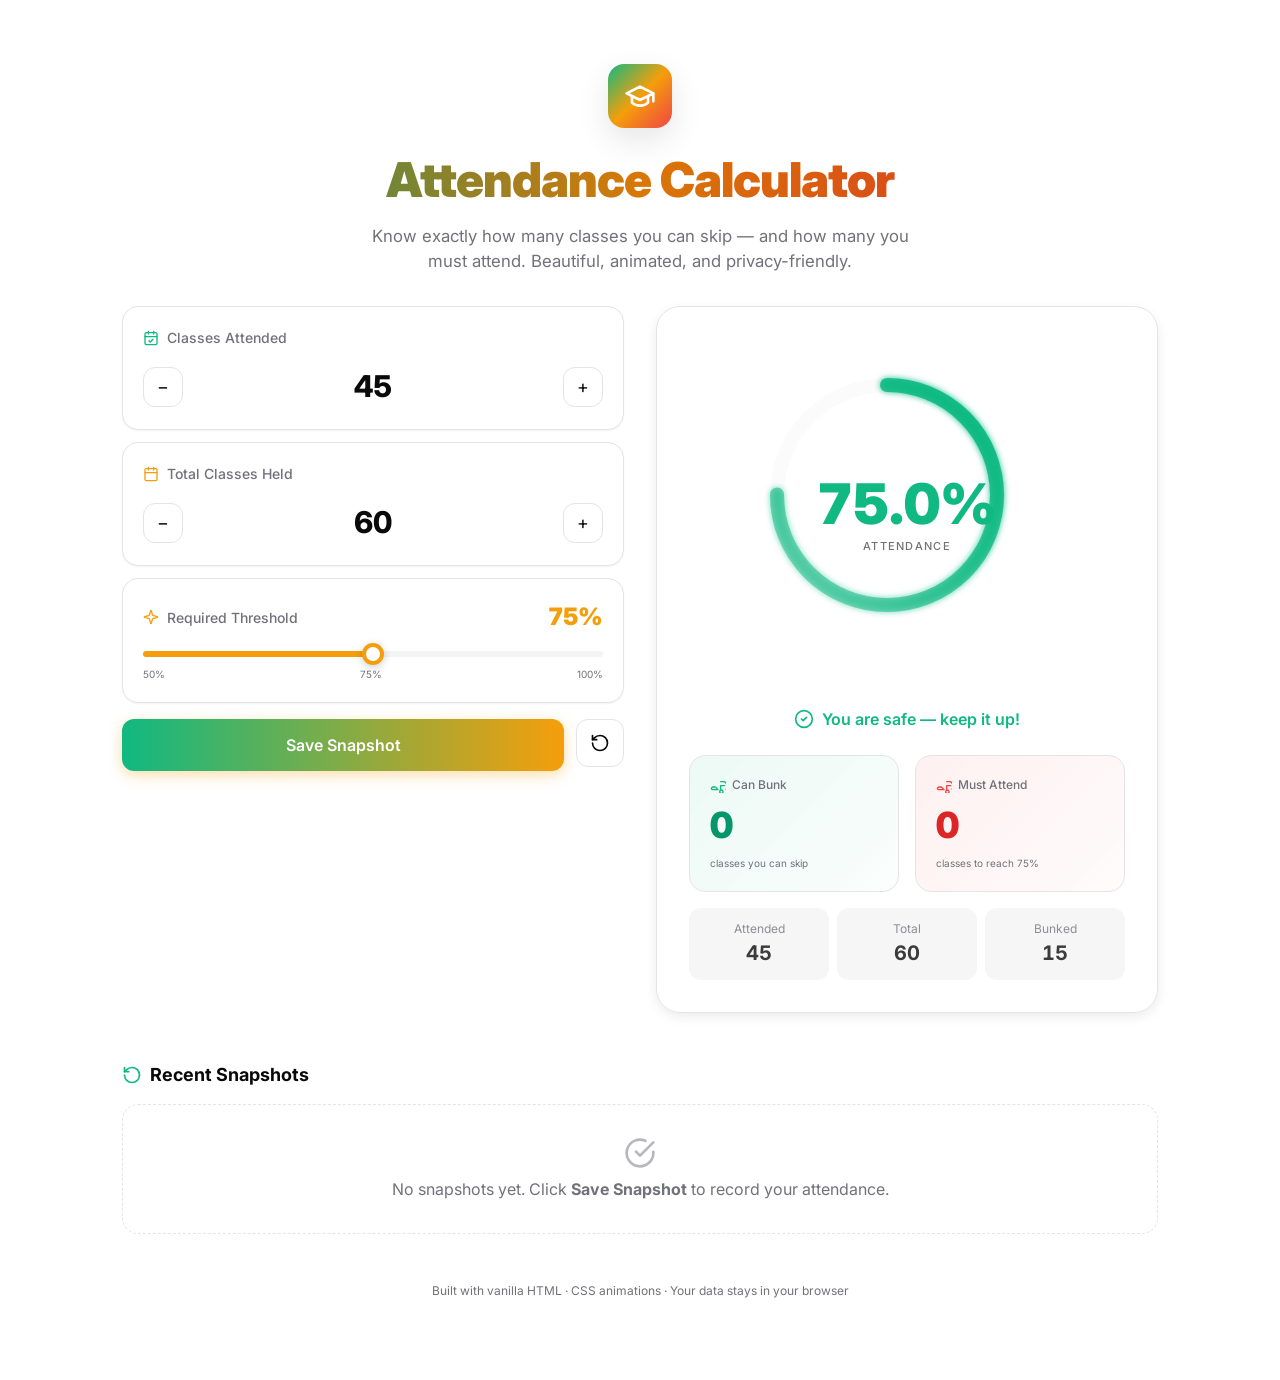
<file: index.html>
<!DOCTYPE html>
<html lang="en">
<head>
  <meta charset="UTF-8" />
  <meta name="viewport" content="width=device-width, initial-scale=1.0" />
  <title>Attendance Calculator · Animated</title>
  <meta
    name="description"
    content="A beautiful, animation-rich attendance calculator. Know exactly how many classes you can bunk and how many you must attend to reach your threshold."
  />

  <!-- Favicon (inline SVG, no extra HTTP request) -->
  <link
    rel="icon"
    href="data:image/svg+xml,%3Csvg xmlns='http://www.w3.org/2000/svg' viewBox='0 0 24 24' fill='none' stroke='%2310b981' stroke-width='2' stroke-linecap='round' stroke-linejoin='round'%3E%3Cpath d='M22 10v6M2 10l10-5 10 5-10 5z'/%3E%3Cpath d='M6 12v5c3 3 9 3 12 0v-5'/%3E%3C/svg%3E"
  />

  <!-- Fonts -->
  <link rel="preconnect" href="https://fonts.googleapis.com" />
  <link rel="preconnect" href="https://fonts.gstatic.com" crossorigin />
  <link
    href="https://fonts.googleapis.com/css2?family=Inter:wght@400;500;600;700;800;900&display=swap"
    rel="stylesheet"
  />

  <!--
    CSS cascade — order matters:
    reset → tokens → base → components → animations → responsive
  -->
  <link rel="stylesheet" href="css/reset.css" />
  <link rel="stylesheet" href="css/variables.css" />
  <link rel="stylesheet" href="css/base.css" />
  <link rel="stylesheet" href="css/components.css" />
  <link rel="stylesheet" href="css/animations.css" />
  <link rel="stylesheet" href="css/responsive.css" />
</head>

<body>
  <!-- Animated background layer -->
  <div class="bg-layer" aria-hidden="true">
    <div class="bg-grad"></div>
    <div class="blob blob-1"></div>
    <div class="blob blob-2"></div>
    <div class="blob blob-3"></div>
  </div>

  <main class="wrap">
    <!-- Header -->
    <header class="header fade-up">
      <div class="logo-badge" aria-hidden="true">
        <svg
          width="32"
          height="32"
          viewBox="0 0 24 24"
          fill="none"
          stroke="currentColor"
          stroke-width="2"
          stroke-linecap="round"
          stroke-linejoin="round"
        >
          <path d="M22 10v6M2 10l10-5 10 5-10 5z" />
          <path d="M6 12v5c3 3 9 3 12 0v-5" />
        </svg>
      </div>
      <h1 class="title">Attendance Calculator</h1>
      <p class="subtitle">
        Know exactly how many classes you can skip — and how many you must attend.
        Beautiful, animated, and privacy-friendly.
      </p>
    </header>

    <div class="grid">
      <!-- LEFT: Inputs -->
      <section class="fade-up" style="animation-delay: 0.15s">
        <!-- Attended -->
        <div class="stepper">
          <div class="stepper-label">
            <svg width="16" height="16" viewBox="0 0 24 24" fill="none" stroke="#10b981" stroke-width="2" stroke-linecap="round" stroke-linejoin="round">
              <rect width="18" height="18" x="3" y="4" rx="2" />
              <path d="M16 2v4M8 2v4M3 10h18M9 16l2 2 4-4" />
            </svg>
            Classes Attended
          </div>
          <div class="stepper-row">
            <button class="stepper-btn" data-dec="attended" aria-label="decrement attended" type="button">−</button>
            <input id="attended" class="stepper-input tabular" type="number" value="45" min="0" max="10000" inputmode="numeric" />
            <button class="stepper-btn" data-inc="attended" aria-label="increment attended" type="button">+</button>
          </div>
        </div>

        <!-- Total -->
        <div class="stepper">
          <div class="stepper-label">
            <svg width="16" height="16" viewBox="0 0 24 24" fill="none" stroke="#f59e0b" stroke-width="2" stroke-linecap="round" stroke-linejoin="round">
              <rect width="18" height="18" x="3" y="4" rx="2" />
              <path d="M16 2v4M8 2v4M3 10h18" />
            </svg>
            Total Classes Held
          </div>
          <div class="stepper-row">
            <button class="stepper-btn" data-dec="total" aria-label="decrement total" type="button">−</button>
            <input id="total" class="stepper-input tabular" type="number" value="60" min="0" max="10000" inputmode="numeric" />
            <button class="stepper-btn" data-inc="total" aria-label="increment total" type="button">+</button>
          </div>
        </div>

        <!-- Threshold -->
        <div class="threshold">
          <div class="threshold-head">
            <span class="lbl">
              <svg width="16" height="16" viewBox="0 0 24 24" fill="none" stroke="#f59e0b" stroke-width="2" stroke-linecap="round" stroke-linejoin="round">
                <path d="M9.937 15.5A2 2 0 0 0 8.5 14.063l-6.135-1.582a.5.5 0 0 1 0-.962L8.5 9.936A2 2 0 0 0 9.937 8.5l1.582-6.135a.5.5 0 0 1 .962 0L14.063 8.5A2 2 0 0 0 15.5 9.937l6.135 1.582a.5.5 0 0 1 0 .962L15.5 14.063a2 2 0 0 0-1.437 1.437l-1.582 6.135a.5.5 0 0 1-.962 0z" />
              </svg>
              Required Threshold
            </span>
            <span id="threshold-val" class="threshold-val">75%</span>
          </div>
          <input id="threshold" type="range" min="50" max="100" value="75" style="--p: 50%" />
          <div class="range-ticks"><span>50%</span><span>75%</span><span>100%</span></div>
        </div>

        <!-- Actions -->
        <div class="actions">
          <button id="save-btn" class="btn-primary" type="button">Save Snapshot</button>
          <button id="reset-btn" class="btn-ghost" type="button" aria-label="reset">
            <svg width="20" height="20" viewBox="0 0 24 24" fill="none" stroke="currentColor" stroke-width="2" stroke-linecap="round" stroke-linejoin="round">
              <path d="M3 12a9 9 0 1 0 9-9 9.75 9.75 0 0 0-6.74 2.74L3 8" />
              <path d="M3 3v5h5" />
            </svg>
          </button>
        </div>
      </section>

      <!-- RIGHT: Results -->
      <section class="panel fade-up" style="animation-delay: 0.25s">
        <div class="ring-wrap">
          <div class="ring">
            <svg width="280" height="280" viewBox="0 0 280 280">
              <defs>
                <linearGradient id="ringGrad" x1="0%" y1="0%" x2="100%" y2="100%">
                  <stop offset="0%" stop-color="#10b981" stop-opacity="0.4" />
                  <stop offset="100%" stop-color="#10b981" />
                </linearGradient>
                <filter id="ringGlow">
                  <feGaussianBlur stdDeviation="3" result="b" />
                  <feMerge>
                    <feMergeNode in="b" />
                    <feMergeNode in="SourceGraphic" />
                  </feMerge>
                </filter>
              </defs>
              <circle class="ring-circle-bg" cx="140" cy="140" r="110" fill="none" stroke-width="14" />
              <circle id="ring-fg" class="ring-circle-fg" cx="140" cy="140" r="110" fill="none" stroke="url(#ringGrad)" stroke-width="14" stroke-linecap="round" filter="url(#ringGlow)" />
            </svg>
            <div class="ring-center">
              <div>
                <div id="ring-pct" class="ring-pct tabular">0.0%</div>
                <div class="ring-label">attendance</div>
              </div>
            </div>
          </div>
        </div>

        <div id="status-pill" class="status-pill">
          <span class="icon"></span>
          <span id="status-text">Calculating…</span>
        </div>

        <div class="stats">
          <div class="stat-card emerald">
            <div class="stat-head">
              <svg class="icon" viewBox="0 0 24 24" fill="none" stroke="#10b981" stroke-width="2" stroke-linecap="round" stroke-linejoin="round">
                <path d="M16 7h6l6 6v3a2 2 0 0 1-2 2h-2" />
                <path d="M22 13h-6v6M19.5 22a2.5 2.5 0 1 1-5 0 2.5 2.5 0 0 1 5 0zM2 17l2-2h4l4 4H4a2 2 0 0 1-2-2z" />
              </svg>
              Can Bunk
            </div>
            <div id="can-bunk" class="stat-val tabular">0</div>
            <div class="stat-sub">classes you can skip</div>
          </div>
          <div class="stat-card rose">
            <div class="stat-head">
              <svg class="icon" viewBox="0 0 24 24" fill="none" stroke="#ef4444" stroke-width="2" stroke-linecap="round" stroke-linejoin="round">
                <path d="M16 7h6l6 6v3a2 2 0 0 1-2 2h-2" />
                <path d="M22 13h-6v6M19.5 22a2.5 2.5 0 1 1-5 0 2.5 2.5 0 0 1 5 0zM2 17l2-2h4l4 4H4a2 2 0 0 1-2-2z" />
              </svg>
              Must Attend
            </div>
            <div id="must-attend" class="stat-val tabular">0</div>
            <div class="stat-sub" id="must-sub">classes to reach 75%</div>
          </div>
        </div>

        <div class="breakdown">
          <div class="break-cell"><div class="lbl">Attended</div><div id="bk-attended" class="val tabular">0</div></div>
          <div class="break-cell"><div class="lbl">Total</div><div id="bk-total" class="val tabular">0</div></div>
          <div class="break-cell"><div class="lbl">Bunked</div><div id="bk-bunked" class="val tabular">0</div></div>
        </div>
      </section>
    </div>

    <!-- History -->
    <section class="history fade-up" style="animation-delay: 0.4s">
      <div class="history-head">
        <div class="history-title">
          <svg class="icon" viewBox="0 0 24 24" fill="none" stroke="currentColor" stroke-width="2" stroke-linecap="round" stroke-linejoin="round">
            <path d="M3 12a9 9 0 1 0 9-9 9.75 9.75 0 0 0-6.74 2.74L3 8" />
            <path d="M3 3v5h5" />
          </svg>
          Recent Snapshots
          <span id="hist-badge" class="badge" style="display: none">0</span>
        </div>
        <button id="clear-btn" class="clear-btn" style="display: none" type="button">
          <svg class="icon" viewBox="0 0 24 24" fill="none" stroke="currentColor" stroke-width="2" stroke-linecap="round" stroke-linejoin="round">
            <path d="M3 6h18M19 6v14a2 2 0 0 1-2 2H7a2 2 0 0 1-2-2V6M8 6V4a2 2 0 0 1 2-2h4a2 2 0 0 1 2 2v2" />
          </svg>
          Clear
        </button>
      </div>
      <div id="history-grid" class="history-grid"></div>
    </section>

    <footer class="footer">
      Built with vanilla HTML · CSS animations · Your data stays in your browser
    </footer>
  </main>

  <!-- Confetti container (hidden until safe status) -->
  <div id="confetti" class="confetti" aria-hidden="true"></div>

  <!-- Toast (announced to screen readers) -->
  <div id="toast" class="toast" role="status" aria-live="polite"></div>

  <!--
    JS load order — dependencies before dependents:
    utils → storage → calculator → animations → ui → main
  -->
  <script src="js/utils.js"></script>
  <script src="js/storage.js"></script>
  <script src="js/calculator.js"></script>
  <script src="js/animations.js"></script>
  <script src="js/ui.js"></script>
  <script src="js/main.js"></script>
</body>
</html>
</file>
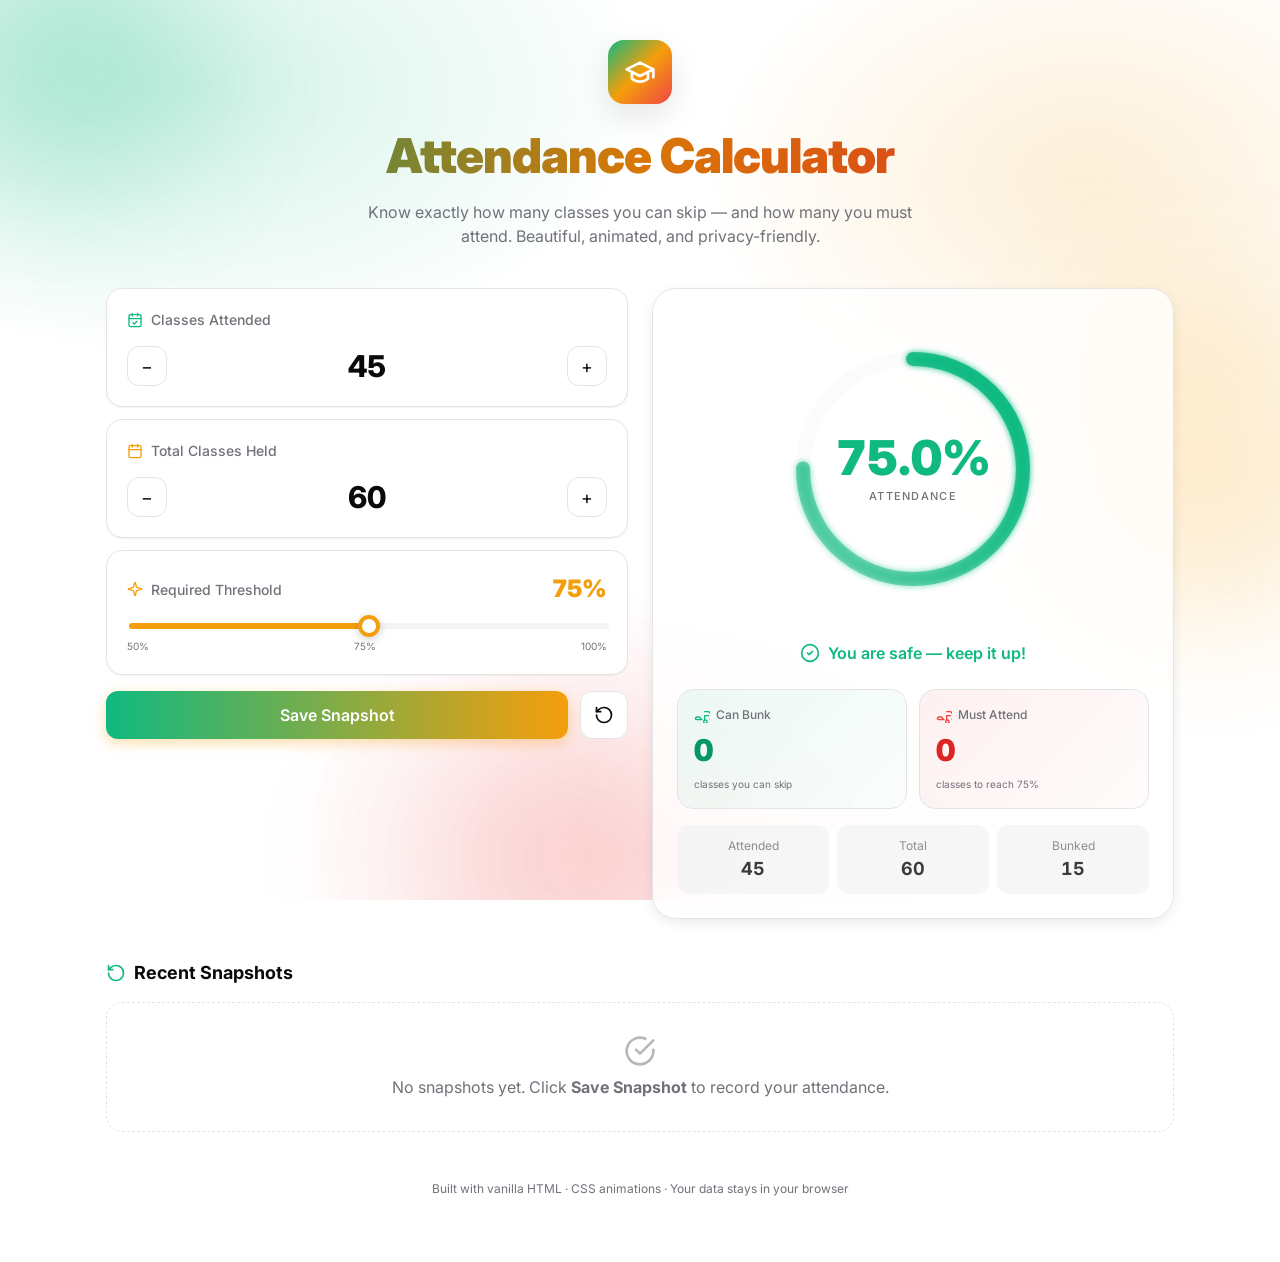
<file: attendance-calculator.html>
<!DOCTYPE html>
<html lang="en" class="scroll-smooth">
<head>
<meta charset="UTF-8" />
<meta name="viewport" content="width=device-width, initial-scale=1.0" />
<title>Attendance Calculator · Animated</title>
<meta name="description" content="A beautiful, animation-rich attendance calculator. Know exactly how many classes you can bunk and how many you must attend." />
<link rel="preconnect" href="https://fonts.googleapis.com">
<link rel="preconnect" href="https://fonts.gstatic.com" crossorigin>
<link href="https://fonts.googleapis.com/css2?family=Inter:wght@400;500;600;700;800;900&display=swap" rel="stylesheet">
<style>
  /* ---------- design tokens ---------- */
  :root {
    --bg: #ffffff;
    --fg: #0a0a0a;
    --card: #ffffff;
    --muted: #f4f4f5;
    --muted-fg: #71717a;
    --border: #e4e4e7;
    --emerald: #10b981;
    --amber: #f59e0b;
    --rose: #ef4444;
    --radius: 16px;
    --shadow-sm: 0 1px 2px rgba(0,0,0,.05);
    --shadow-md: 0 4px 12px rgba(0,0,0,.08);
    --shadow-lg: 0 12px 32px rgba(0,0,0,.10);
    --font-sans: 'Inter', system-ui, -apple-system, 'Segoe UI', Roboto, sans-serif;
  }

  @media (prefers-color-scheme: dark) {
    :root {
      --bg: #0a0a0a;
      --fg: #fafafa;
      --card: #18181b;
      --muted: #27272a;
      --muted-fg: #a1a1aa;
      --border: #27272a;
    }
  }

  * { box-sizing: border-box; }
  html, body { margin: 0; padding: 0; }
  body {
    font-family: var(--font-sans);
    background: var(--bg);
    color: var(--fg);
    min-height: 100vh;
    line-height: 1.5;
    -webkit-font-smoothing: antialiased;
    overflow-x: hidden;
  }

  button { font-family: inherit; cursor: pointer; }
  input { font-family: inherit; }
  .tabular { font-variant-numeric: tabular-nums; }

  /* ---------- layout ---------- */
  .wrap { max-width: 1100px; margin: 0 auto; padding: 2.5rem 1rem 4rem; }

  /* ---------- animated background ---------- */
  .bg-layer { position: fixed; inset: 0; z-index: -10; pointer-events: none; overflow: hidden; }
  .bg-grad {
    position: absolute; inset: 0;
    background:
      radial-gradient(60% 50% at 15% 10%, rgba(16,185,129,.18), transparent 60%),
      radial-gradient(50% 50% at 85% 20%, rgba(245,158,11,.16), transparent 60%),
      radial-gradient(50% 50% at 50% 95%, rgba(239,68,68,.12), transparent 60%);
    animation: bgmove 20s linear infinite alternate;
  }
  @keyframes bgmove {
    0%   { background-position: 0% 0%, 0% 0%, 0% 0%; }
    100% { background-position: 100% 100%, -50% 30%, 30% -50%; }
  }
  .blob {
    position: absolute; border-radius: 999px; filter: blur(70px); opacity: .8;
  }
  .blob-1 { width: 280px; height: 280px; top: -80px; left: -80px; background: rgba(16,185,129,.30); animation: float1 14s ease-in-out infinite; }
  .blob-2 { width: 320px; height: 320px; top: 33%; right: -80px; background: rgba(245,158,11,.25); animation: float2 17s ease-in-out infinite; }
  .blob-3 { width: 280px; height: 280px; bottom: -100px; left: 33%; background: rgba(239,68,68,.20); animation: float3 12s ease-in-out infinite; }
  @keyframes float1 { 0%,100%{transform:translate(0,0) scale(1)} 50%{transform:translate(30px,20px) scale(1.1)} }
  @keyframes float2 { 0%,100%{transform:translate(0,0) scale(1)} 50%{transform:translate(-40px,30px) scale(1.15)} }
  @keyframes float3 { 0%,100%{transform:translate(0,0) scale(1)} 50%{transform:translate(20px,-25px) scale(1.1)} }

  /* ---------- header ---------- */
  .header { text-align: center; margin-bottom: 2.5rem; }
  .logo-badge {
    width: 64px; height: 64px; margin: 0 auto 1rem; border-radius: 16px;
    display: grid; place-items: center; color: #fff;
    background: linear-gradient(135deg, #10b981, #f59e0b, #ef4444);
    box-shadow: var(--shadow-lg);
    animation: popIn .6s cubic-bezier(.16,1,.3,1) both, spinSlow 6s ease-in-out infinite;
  }
  @keyframes popIn { from { transform: scale(0) rotate(-180deg); opacity: 0; } to { transform: scale(1) rotate(0); opacity: 1; } }
  @keyframes spinSlow { 0%,100%{transform:rotate(0)} 50%{transform:rotate(8deg)} }
  .title {
    font-size: clamp(2rem, 5vw, 3rem); font-weight: 900; letter-spacing: -.02em;
    background: linear-gradient(90deg, #059669, #d97706, #dc2626);
    -webkit-background-clip: text; background-clip: text; color: transparent;
    margin: 0;
  }
  .subtitle { color: var(--muted-fg); margin: .5rem auto 0; max-width: 36rem; font-size: 1rem; }
  .fade-up { opacity: 0; transform: translateY(20px); animation: fadeUp .6s cubic-bezier(.16,1,.3,1) forwards; }
  @keyframes fadeUp { to { opacity: 1; transform: translateY(0); } }

  /* ---------- grid ---------- */
  .grid { display: grid; gap: 1.5rem; }
  @media (min-width: 900px) { .grid { grid-template-columns: 1fr 1fr; } }

  .panel {
    background: color-mix(in srgb, var(--card) 80%, transparent);
    backdrop-filter: blur(10px);
    border: 1px solid var(--border);
    border-radius: 24px;
    padding: 1.5rem;
    box-shadow: var(--shadow-md);
  }

  /* ---------- stepper ---------- */
  .stepper {
    border: 1px solid var(--border); background: var(--card);
    border-radius: 16px; padding: 1.25rem;
    box-shadow: var(--shadow-sm);
    transition: transform .25s cubic-bezier(.16,1,.3,1), box-shadow .25s;
  }
  .stepper:hover { transform: translateY(-3px); box-shadow: var(--shadow-md); }
  .stepper-label { display: flex; align-items: center; gap: .5rem; font-size: .875rem; font-weight: 500; color: var(--muted-fg); }
  .stepper-row { display: flex; align-items: center; gap: .75rem; margin-top: 1rem; }
  .stepper-btn {
    width: 40px; height: 40px; border-radius: 12px;
    border: 1px solid var(--border); background: var(--bg); color: var(--fg);
    display: grid; place-items: center; font-size: 18px;
    transition: transform .15s, background .15s;
  }
  .stepper-btn:hover { transform: scale(1.1); background: var(--muted); }
  .stepper-btn:active { transform: scale(.85); }
  .stepper-input {
    flex: 1; min-width: 0; background: transparent; border: none; outline: none;
    text-align: center; font-size: 1.875rem; font-weight: 800;
    color: var(--fg); font-variant-numeric: tabular-nums;
  }
  .stepper-input::-webkit-outer-spin-button, .stepper-input::-webkit-inner-spin-button { -webkit-appearance: none; margin: 0; }

  /* ---------- threshold ---------- */
  .threshold { border: 1px solid var(--border); background: var(--card); border-radius: 16px; padding: 1.25rem; box-shadow: var(--shadow-sm); transition: transform .25s; }
  .threshold:hover { transform: translateY(-3px); }
  .threshold-head { display: flex; justify-content: space-between; align-items: center; font-size: .875rem; font-weight: 500; }
  .threshold-head .lbl { display: flex; align-items: center; gap: .5rem; color: var(--muted-fg); }
  .threshold-val {
    font-size: 1.5rem; font-weight: 900; color: var(--amber);
    transition: transform .25s; font-variant-numeric: tabular-nums;
  }
  .threshold-val.bump { animation: bump .3s ease; }
  @keyframes bump { 0%{transform:scale(1.4)} 100%{transform:scale(1)} }
  .threshold input[type=range] {
    width: 100%; margin-top: 1rem; -webkit-appearance: none; appearance: none; height: 6px;
    background: linear-gradient(90deg, var(--amber) 0%, var(--amber) var(--p, 50%), var(--muted) var(--p, 50%));
    border-radius: 999px; outline: none;
  }
  .threshold input[type=range]::-webkit-slider-thumb {
    -webkit-appearance: none; appearance: none; width: 22px; height: 22px;
    border-radius: 50%; background: #fff; border: 4px solid var(--amber); cursor: pointer;
    box-shadow: 0 2px 8px rgba(0,0,0,.2);
  }
  .threshold input[type=range]::-moz-range-thumb {
    width: 22px; height: 22px; border-radius: 50%; background: #fff; border: 4px solid var(--amber); cursor: pointer;
  }
  .range-ticks { display: flex; justify-content: space-between; font-size: 10px; color: var(--muted-fg); margin-top: 4px; }

  /* ---------- actions ---------- */
  .actions { display: flex; gap: .75rem; margin-top: 1rem; }
  .btn-primary {
    flex: 1; border: none; border-radius: 12px; padding: .85rem 1rem;
    font-weight: 600; color: #fff; font-size: 1rem;
    background: linear-gradient(90deg, #10b981, #f59e0b);
    box-shadow: 0 4px 14px rgba(245,158,11,.35);
    transition: transform .2s;
  }
  .btn-primary:hover { transform: scale(1.02); }
  .btn-primary:active { transform: scale(.97); }
  .btn-ghost {
    width: 48px; height: 48px; border-radius: 12px;
    border: 1px solid var(--border); background: var(--bg); color: var(--fg);
    display: grid; place-items: center; transition: transform .25s;
  }
  .btn-ghost:hover { transform: rotate(-90deg) scale(1.05); }
  .btn-ghost:active { transform: scale(.9); }

  /* ---------- progress ring ---------- */
  .ring-wrap { display: grid; place-items: center; padding: 1rem 0; }
  .ring { width: 280px; height: 280px; position: relative; }
  .ring svg { transform: rotate(-90deg); }
  .ring-center {
    position: absolute; inset: 0; display: grid; place-items: center; text-align: center;
  }
  .ring-pct {
    font-size: 3rem; font-weight: 900; line-height: 1;
    font-variant-numeric: tabular-nums;
    animation: popCenter .4s cubic-bezier(.16,1,.3,1);
  }
  @keyframes popCenter { from{transform:scale(.5);opacity:0} to{transform:scale(1);opacity:1} }
  .ring-label { font-size: 11px; font-weight: 500; text-transform: uppercase; letter-spacing: .12em; color: var(--muted-fg); margin-top: .35rem; }
  .ring-circle-bg { stroke: var(--muted); opacity: .35; }
  .ring-circle-fg { transition: stroke-dashoffset 1.4s cubic-bezier(.16,1,.3,1), stroke 0.4s; }

  /* ---------- status pill ---------- */
  .status-pill {
    display: flex; justify-content: center; align-items: center; gap: .5rem;
    margin-top: 1rem; font-weight: 600;
    animation: fadeUp .3s ease;
  }
  .status-pill .icon { width: 20px; height: 20px; }

  /* ---------- stat cards ---------- */
  .stats { display: grid; grid-template-columns: 1fr 1fr; gap: .75rem; margin-top: 1.5rem; }
  .stat-card {
    border: 1px solid var(--border); border-radius: 16px; padding: 1rem;
    transition: transform .25s;
    background: var(--card);
  }
  .stat-card:hover { transform: translateY(-4px) scale(1.02); }
  .stat-card.emerald { background: linear-gradient(135deg, rgba(16,185,129,.08), rgba(16,185,129,.02)); }
  .stat-card.rose { background: linear-gradient(135deg, rgba(239,68,68,.08), rgba(239,68,68,.02)); }
  .stat-head { display: flex; align-items: center; gap: .35rem; font-size: .75rem; font-weight: 500; color: var(--muted-fg); }
  .stat-head .icon { width: 16px; height: 16px; }
  .stat-val { font-size: 1.875rem; font-weight: 900; margin-top: .25rem; font-variant-numeric: tabular-nums; animation: bump .3s ease; }
  .stat-card.emerald .stat-val { color: #059669; }
  .stat-card.rose .stat-val { color: #dc2626; }
  .stat-sub { font-size: 10px; color: var(--muted-fg); margin-top: .25rem; }

  /* ---------- breakdown ---------- */
  .breakdown { display: grid; grid-template-columns: repeat(3, 1fr); gap: .5rem; margin-top: 1rem; text-align: center; }
  .break-cell { background: var(--muted); border-radius: 12px; padding: .75rem; opacity: .8; }
  .break-cell .lbl { font-size: .75rem; color: var(--muted-fg); }
  .break-cell .val { font-size: 1.125rem; font-weight: 700; font-variant-numeric: tabular-nums; }

  /* ---------- history ---------- */
  .history { margin-top: 2.5rem; }
  .history-head { display: flex; justify-content: space-between; align-items: center; margin-bottom: 1rem; }
  .history-title { display: flex; align-items: center; gap: .5rem; font-size: 1.125rem; font-weight: 700; }
  .history-title .icon { width: 20px; height: 20px; color: var(--emerald); }
  .badge { background: var(--muted); border-radius: 999px; padding: 2px 8px; font-size: .75rem; color: var(--muted-fg); }
  .clear-btn { display: flex; align-items: center; gap: .25rem; padding: 4px 8px; border: none; background: transparent; font-size: .75rem; color: var(--muted-fg); border-radius: 8px; transition: color .2s, background .2s; }
  .clear-btn:hover { color: var(--rose); background: rgba(239,68,68,.08); }
  .clear-btn .icon { width: 14px; height: 14px; }

  .history-grid { display: grid; gap: .75rem; grid-template-columns: repeat(auto-fill, minmax(180px, 1fr)); }
  .hist-card {
    position: relative; overflow: hidden; border: 1px solid var(--border);
    background: var(--bg); border-radius: 16px; padding: 1rem;
    transition: transform .25s;
    animation: popIn .35s cubic-bezier(.16,1,.3,1) both;
  }
  .hist-card:hover { transform: translateY(-4px); }
  .hist-bar { position: absolute; left: 0; top: 0; height: 100%; width: 6px; }
  .hist-card .date { font-size: .75rem; color: var(--muted-fg); margin-left: 8px; }
  .hist-card .pct { font-size: 1.875rem; font-weight: 900; margin-top: .25rem; font-variant-numeric: tabular-nums; margin-left: 8px; }
  .hist-card .meta { font-size: .75rem; color: var(--muted-fg); margin-top: .25rem; margin-left: 8px; }

  .empty {
    grid-column: 1 / -1; border: 1px dashed var(--border); border-radius: 16px;
    padding: 2rem; text-align: center; color: var(--muted-fg);
  }
  .empty .icon { width: 32px; height: 32px; opacity: .5; margin: 0 auto .5rem; display: block; }

  /* ---------- confetti ---------- */
  .confetti { position: fixed; inset: 0; pointer-events: none; z-index: 50; overflow: hidden; }
  .confetti span {
    position: absolute; top: -20px; width: 10px; height: 14px; border-radius: 2px;
    animation: confetti-fall linear forwards;
  }
  @keyframes confetti-fall {
    to { transform: translateY(110vh) rotate(720deg); opacity: 0; }
  }

  /* ---------- footer ---------- */
  .footer { margin-top: 3rem; text-align: center; font-size: .75rem; color: var(--muted-fg); }

  /* ---------- toast ---------- */
  .toast {
    position: fixed; bottom: 24px; left: 50%; transform: translateX(-50%) translateY(20px);
    background: var(--fg); color: var(--bg); padding: .65rem 1.25rem; border-radius: 12px;
    box-shadow: var(--shadow-lg); font-size: .875rem; font-weight: 500; opacity: 0;
    transition: opacity .3s, transform .3s; z-index: 60; pointer-events: none;
  }
  .toast.show { opacity: 1; transform: translateX(-50%) translateY(0); }
</style>
</head>
<body>

<!-- animated background -->
<div class="bg-layer" aria-hidden="true">
  <div class="bg-grad"></div>
  <div class="blob blob-1"></div>
  <div class="blob blob-2"></div>
  <div class="blob blob-3"></div>
</div>

<main class="wrap">

  <!-- header -->
  <header class="header fade-up">
    <div class="logo-badge" aria-hidden="true">
      <svg width="32" height="32" viewBox="0 0 24 24" fill="none" stroke="currentColor" stroke-width="2" stroke-linecap="round" stroke-linejoin="round">
        <path d="M22 10v6M2 10l10-5 10 5-10 5z"/><path d="M6 12v5c3 3 9 3 12 0v-5"/>
      </svg>
    </div>
    <h1 class="title">Attendance Calculator</h1>
    <p class="subtitle">Know exactly how many classes you can skip — and how many you must attend. Beautiful, animated, and privacy-friendly.</p>
  </header>

  <div class="grid">

    <!-- LEFT: inputs -->
    <section class="fade-up" style="animation-delay: .15s">

      <div class="stepper">
        <div class="stepper-label">
          <svg width="16" height="16" viewBox="0 0 24 24" fill="none" stroke="#10b981" stroke-width="2" stroke-linecap="round" stroke-linejoin="round"><rect width="18" height="18" x="3" y="4" rx="2"/><path d="M16 2v4M8 2v4M3 10h18M9 16l2 2 4-4"/></svg>
          Classes Attended
        </div>
        <div class="stepper-row">
          <button class="stepper-btn" data-dec="attended" aria-label="decrement attended">−</button>
          <input id="attended" class="stepper-input tabular" type="number" value="45" min="0" max="10000" inputmode="numeric" />
          <button class="stepper-btn" data-inc="attended" aria-label="increment attended">+</button>
        </div>
      </div>

      <div class="stepper" style="margin-top: .75rem">
        <div class="stepper-label">
          <svg width="16" height="16" viewBox="0 0 24 24" fill="none" stroke="#f59e0b" stroke-width="2" stroke-linecap="round" stroke-linejoin="round"><rect width="18" height="18" x="3" y="4" rx="2"/><path d="M16 2v4M8 2v4M3 10h18"/></svg>
          Total Classes Held
        </div>
        <div class="stepper-row">
          <button class="stepper-btn" data-dec="total" aria-label="decrement total">−</button>
          <input id="total" class="stepper-input tabular" type="number" value="60" min="0" max="10000" inputmode="numeric" />
          <button class="stepper-btn" data-inc="total" aria-label="increment total">+</button>
        </div>
      </div>

      <div class="threshold" style="margin-top: .75rem">
        <div class="threshold-head">
          <span class="lbl">
            <svg width="16" height="16" viewBox="0 0 24 24" fill="none" stroke="#f59e0b" stroke-width="2" stroke-linecap="round" stroke-linejoin="round"><path d="M9.937 15.5A2 2 0 0 0 8.5 14.063l-6.135-1.582a.5.5 0 0 1 0-.962L8.5 9.936A2 2 0 0 0 9.937 8.5l1.582-6.135a.5.5 0 0 1 .962 0L14.063 8.5A2 2 0 0 0 15.5 9.937l6.135 1.582a.5.5 0 0 1 0 .962L15.5 14.063a2 2 0 0 0-1.437 1.437l-1.582 6.135a.5.5 0 0 1-.962 0z"/></svg>
            Required Threshold
          </span>
          <span id="threshold-val" class="threshold-val">75%</span>
        </div>
        <input id="threshold" type="range" min="50" max="100" value="75" style="--p:50%" />
        <div class="range-ticks"><span>50%</span><span>75%</span><span>100%</span></div>
      </div>

      <div class="actions">
        <button id="save-btn" class="btn-primary">Save Snapshot</button>
        <button id="reset-btn" class="btn-ghost" aria-label="reset">
          <svg width="20" height="20" viewBox="0 0 24 24" fill="none" stroke="currentColor" stroke-width="2" stroke-linecap="round" stroke-linejoin="round"><path d="M3 12a9 9 0 1 0 9-9 9.75 9.75 0 0 0-6.74 2.74L3 8"/><path d="M3 3v5h5"/></svg>
        </button>
      </div>
    </section>

    <!-- RIGHT: results -->
    <section class="panel fade-up" style="animation-delay: .25s">
      <div class="ring-wrap">
        <div class="ring">
          <svg width="280" height="280" viewBox="0 0 280 280">
            <defs>
              <linearGradient id="ringGrad" x1="0%" y1="0%" x2="100%" y2="100%">
                <stop offset="0%" stop-color="#10b981" stop-opacity="0.4"/>
                <stop offset="100%" stop-color="#10b981"/>
              </linearGradient>
              <filter id="ringGlow"><feGaussianBlur stdDeviation="3" result="b"/><feMerge><feMergeNode in="b"/><feMergeNode in="SourceGraphic"/></feMerge></filter>
            </defs>
            <circle class="ring-circle-bg" cx="140" cy="140" r="110" fill="none" stroke-width="14"/>
            <circle id="ring-fg" class="ring-circle-fg" cx="140" cy="140" r="110" fill="none" stroke="url(#ringGrad)" stroke-width="14" stroke-linecap="round" filter="url(#ringGlow)"/>
          </svg>
          <div class="ring-center">
            <div>
              <div id="ring-pct" class="ring-pct tabular">0.0%</div>
              <div class="ring-label">attendance</div>
            </div>
          </div>
        </div>
      </div>

      <div id="status-pill" class="status-pill">
        <span class="icon"></span>
        <span id="status-text">Calculating…</span>
      </div>

      <div class="stats">
        <div class="stat-card emerald">
          <div class="stat-head">
            <svg class="icon" viewBox="0 0 24 24" fill="none" stroke="#10b981" stroke-width="2" stroke-linecap="round" stroke-linejoin="round"><path d="M16 7h6l6 6v3a2 2 0 0 1-2 2h-2"/><path d="M22 13h-6v6M19.5 22a2.5 2.5 0 1 1-5 0 2.5 2.5 0 0 1 5 0zM2 17l2-2h4l4 4H4a2 2 0 0 1-2-2z"/></svg>
            Can Bunk
          </div>
          <div id="can-bunk" class="stat-val tabular">0</div>
          <div class="stat-sub">classes you can skip</div>
        </div>
        <div class="stat-card rose">
          <div class="stat-head">
            <svg class="icon" viewBox="0 0 24 24" fill="none" stroke="#ef4444" stroke-width="2" stroke-linecap="round" stroke-linejoin="round"><path d="M16 7h6l6 6v3a2 2 0 0 1-2 2h-2"/><path d="M22 13h-6v6M19.5 22a2.5 2.5 0 1 1-5 0 2.5 2.5 0 0 1 5 0zM2 17l2-2h4l4 4H4a2 2 0 0 1-2-2z"/></svg>
            Must Attend
          </div>
          <div id="must-attend" class="stat-val tabular">0</div>
          <div class="stat-sub" id="must-sub">classes to reach 75%</div>
        </div>
      </div>

      <div class="breakdown">
        <div class="break-cell"><div class="lbl">Attended</div><div id="bk-attended" class="val tabular">0</div></div>
        <div class="break-cell"><div class="lbl">Total</div><div id="bk-total" class="val tabular">0</div></div>
        <div class="break-cell"><div class="lbl">Bunked</div><div id="bk-bunked" class="val tabular">0</div></div>
      </div>
    </section>
  </div>

  <!-- history -->
  <section class="history fade-up" style="animation-delay: .4s">
    <div class="history-head">
      <div class="history-title">
        <svg class="icon" viewBox="0 0 24 24" fill="none" stroke="currentColor" stroke-width="2" stroke-linecap="round" stroke-linejoin="round"><path d="M3 12a9 9 0 1 0 9-9 9.75 9.75 0 0 0-6.74 2.74L3 8"/><path d="M3 3v5h5"/></svg>
        Recent Snapshots
        <span id="hist-badge" class="badge" style="display:none">0</span>
      </div>
      <button id="clear-btn" class="clear-btn" style="display:none">
        <svg class="icon" viewBox="0 0 24 24" fill="none" stroke="currentColor" stroke-width="2" stroke-linecap="round" stroke-linejoin="round"><path d="M3 6h18M19 6v14a2 2 0 0 1-2 2H7a2 2 0 0 1-2-2V6M8 6V4a2 2 0 0 1 2-2h4a2 2 0 0 1 2 2v2"/></svg>
        Clear
      </button>
    </div>
    <div id="history-grid" class="history-grid"></div>
  </section>

  <footer class="footer">Built with vanilla HTML · CSS animations · Your data stays in your browser</footer>
</main>

<div id="confetti" class="confetti" aria-hidden="true"></div>
<div id="toast" class="toast" role="status" aria-live="polite"></div>

<script>
(function () {
  'use strict';

  // ---------- state ----------
  const $ = (id) => document.getElementById(id);
  const attendedEl = $('attended');
  const totalEl = $('total');
  const thresholdEl = $('threshold');
  const thresholdValEl = $('threshold-val');
  const ringFg = $('ring-fg');
  const ringPctEl = $('ring-pct');
  const statusPill = $('status-pill');
  const statusText = $('status-text');
  const canBunkEl = $('can-bunk');
  const mustAttendEl = $('must-attend');
  const mustSubEl = $('must-sub');
  const bkAttendedEl = $('bk-attended');
  const bkTotalEl = $('bk-total');
  const bkBunkedEl = $('bk-bunked');
  const historyGrid = $('history-grid');
  const histBadge = $('hist-badge');
  const clearBtn = $('clear-btn');
  const confettiBox = $('confetti');
  const toastEl = $('toast');

  const R = 110;
  const CIRC = 2 * Math.PI * R;
  ringFg.setAttribute('stroke-dasharray', CIRC);
  ringFg.setAttribute('stroke-dashoffset', CIRC);

  let history = [];
  try {
    const raw = localStorage.getItem('att-hist');
    if (raw) history = JSON.parse(raw);
  } catch (e) {}

  let prevStatus = null;

  // ---------- helpers ----------
  function clamp(n, lo, hi) { return Math.max(lo, Math.min(hi, n)); }

  function statusColor(s) {
    return s === 'safe' ? '#10b981' : s === 'warning' ? '#f59e0b' : '#ef4444';
  }

  function statusIcon(s) {
    if (s === 'safe') {
      return '<svg class="icon" viewBox="0 0 24 24" fill="none" stroke="#10b981" stroke-width="2" stroke-linecap="round" stroke-linejoin="round"><path d="M9 12l2 2 4-4"/><circle cx="12" cy="12" r="10"/></svg>';
    }
    return '<svg class="icon" viewBox="0 0 24 24" fill="none" stroke="#ef4444" stroke-width="2" stroke-linecap="round" stroke-linejoin="round"><path d="M10.29 3.86 1.82 18a2 2 0 0 0 1.71 3h16.94a2 2 0 0 0 1.71-3L13.71 3.86a2 2 0 0 0-3.42 0z"/><line x1="12" y1="9" x2="12" y2="13"/><line x1="12" y1="17" x2="12.01" y2="17"/></svg>';
  }

  function statusLabel(s) {
    return s === 'safe' ? 'You are safe — keep it up!'
         : s === 'warning' ? 'Borderline — be careful'
         : 'At risk — attend more classes';
  }

  // count-up animation
  let pctRAF = null;
  let pctCurrent = 0;
  function animatePercent(target) {
    if (pctRAF) cancelAnimationFrame(pctRAF);
    const start = pctCurrent;
    const t0 = performance.now();
    const dur = 800;
    function tick(t) {
      const k = clamp((t - t0) / dur, 0, 1);
      const eased = 1 - Math.pow(1 - k, 3);
      const v = start + (target - start) * eased;
      pctCurrent = v;
      ringPctEl.textContent = v.toFixed(1) + '%';
      if (k < 1) pctRAF = requestAnimationFrame(tick);
    }
    pctRAF = requestAnimationFrame(tick);
  }

  // bump animation on stat values
  function bump(el) {
    el.style.animation = 'none';
    // reflow
    void el.offsetWidth;
    el.style.animation = 'bump .3s ease';
  }

  // ---------- confetti ----------
  function fireConfetti() {
    confettiBox.innerHTML = '';
    const colors = ['#10b981', '#f59e0b', '#ef4444', '#8b5cf6', '#06b6d4'];
    for (let i = 0; i < 50; i++) {
      const span = document.createElement('span');
      const left = Math.random() * 100;
      const delay = Math.random() * 0.4;
      const dur = 1.6 + Math.random() * 0.8;
      const color = colors[i % colors.length];
      span.style.left = left + '%';
      span.style.background = color;
      span.style.animationDelay = delay + 's';
      span.style.animationDuration = dur + 's';
      confettiBox.appendChild(span);
    }
    setTimeout(() => { confettiBox.innerHTML = ''; }, 2400);
  }

  // ---------- toast ----------
  let toastTimer = null;
  function toast(msg) {
    toastEl.textContent = msg;
    toastEl.classList.add('show');
    if (toastTimer) clearTimeout(toastTimer);
    toastTimer = setTimeout(() => toastEl.classList.remove('show'), 2000);
  }

  // ---------- update ring color ----------
  function setRingColor(color) {
    // Update the gradient stops
    const stops = ringFg.parentNode.querySelectorAll('linearGradient#ringGrad stop');
    stops[0].setAttribute('stop-color', color);
    stops[1].setAttribute('stop-color', color);
    // also update stroke (fallback when gradient hides)
    ringFg.setAttribute('stroke', 'url(#ringGrad)');
  }

  // ---------- main recalc ----------
  function recalc() {
    const attended = clamp(parseInt(attendedEl.value || '0', 10) || 0, 0, 100000);
    const total = clamp(parseInt(totalEl.value || '0', 10) || 0, 0, 100000);
    const threshold = clamp(parseInt(thresholdEl.value, 10) || 0, 50, 100);

    // threshold slider visual
    const p = ((threshold - 50) / 50) * 100;
    thresholdEl.style.setProperty('--p', p + '%');
    thresholdValEl.textContent = threshold + '%';

    const percent = total > 0 ? (attended / total) * 100 : 0;
    const pClamp = clamp(percent, 0, 100);

    // ring
    const offset = CIRC - CIRC * (pClamp / 100);
    ringFg.setAttribute('stroke-dashoffset', offset);
    animatePercent(pClamp);

    // status
    const status = percent >= threshold ? 'safe'
                 : percent >= threshold - 15 ? 'warning'
                 : 'danger';
    const color = statusColor(status);
    setRingColor(color);
    ringPctEl.style.color = color;

    if (status !== prevStatus) {
      // re-trigger popCenter animation
      ringPctEl.style.animation = 'none';
      void ringPctEl.offsetWidth;
      ringPctEl.style.animation = 'popCenter .4s cubic-bezier(.16,1,.3,1)';

      statusPill.style.color = color;
      statusPill.querySelector('.icon').outerHTML = statusIcon(status);
      statusText.textContent = statusLabel(status);

      if (status === 'safe') fireConfetti();
    }
    prevStatus = status;

    // can bunk: floor((attended * 100 / threshold) - total)
    let canBunk = 0;
    if (attended > 0) {
      canBunk = Math.max(0, Math.floor((attended * 100) / threshold - total));
    }
    canBunkEl.textContent = canBunk;
    bump(canBunkEl);

    // must attend: ceil((k*total - attended) / (1 - k))
    let mustAttend = 0;
    const k = threshold / 100;
    if (k < 1) {
      mustAttend = Math.max(0, Math.ceil((k * total - attended) / (1 - k)));
    } else {
      mustAttend = attended >= total ? 0 : (total - attended);
    }
    mustAttendEl.textContent = mustAttend;
    mustSubEl.textContent = 'classes to reach ' + threshold + '%';
    bump(mustAttendEl);

    // breakdown
    bkAttendedEl.textContent = attended;
    bkTotalEl.textContent = total;
    bkBunkedEl.textContent = Math.max(0, total - attended);
  }

  // threshold val bump on change
  function bumpThreshold() {
    thresholdValEl.classList.remove('bump');
    void thresholdValEl.offsetWidth;
    thresholdValEl.classList.add('bump');
  }

  // ---------- history ----------
  function renderHistory() {
    historyGrid.innerHTML = '';
    if (history.length === 0) {
      historyGrid.innerHTML = '<div class="empty"><svg class="icon" viewBox="0 0 24 24" fill="none" stroke="currentColor" stroke-width="2" stroke-linecap="round" stroke-linejoin="round"><path d="M22 11.08V12a10 10 0 1 1-5.93-9.14"/><path d="M22 4 12 14.01l-3-3"/></svg>No snapshots yet. Click <b>Save Snapshot</b> to record your attendance.</div>';
      histBadge.style.display = 'none';
      clearBtn.style.display = 'none';
      return;
    }
    histBadge.style.display = '';
    histBadge.textContent = history.length;
    clearBtn.style.display = '';
    history.forEach((h, i) => {
      const card = document.createElement('div');
      card.className = 'hist-card';
      card.style.animationDelay = (i * 0.05) + 's';
      const color = statusColor(h.status);
      card.innerHTML = `
        <div class="hist-bar" style="background:${color}"></div>
        <div class="date">${escapeHtml(h.date)}</div>
        <div class="pct" style="color:${color}">${h.percent.toFixed(1)}%</div>
        <div class="meta">${h.attended} / ${h.total} classes</div>
      `;
      historyGrid.appendChild(card);
    });
  }

  function escapeHtml(s) {
    return String(s).replace(/[&<>"']/g, (c) => ({'&':'&amp;','<':'&lt;','>':'&gt;','"':'&quot;',"'":'&#39;'})[c]);
  }

  function saveSnapshot() {
    const attended = clamp(parseInt(attendedEl.value || '0', 10) || 0, 0, 100000);
    const total = clamp(parseInt(totalEl.value || '0', 10) || 0, 0, 100000);
    const threshold = clamp(parseInt(thresholdEl.value, 10) || 0, 50, 100);
    if (total <= 0) { toast('Total classes must be greater than 0'); return; }
    const percent = (attended / total) * 100;
    const status = percent >= threshold ? 'safe' : percent >= threshold - 15 ? 'warning' : 'danger';
    const item = {
      id: (crypto.randomUUID ? crypto.randomUUID() : String(Date.now()) + '-' + Math.random()),
      date: new Date().toLocaleString(),
      attended, total,
      percent: parseFloat(percent.toFixed(2)),
      status
    };
    history = [item, ...history].slice(0, 8);
    try { localStorage.setItem('att-hist', JSON.stringify(history)); } catch (e) {}
    renderHistory();
    toast('Snapshot saved');
  }

  function resetAll() {
    attendedEl.value = 0;
    totalEl.value = 0;
    thresholdEl.value = 75;
    bumpThreshold();
    recalc();
    toast('Reset');
  }

  function clearHistory() {
    history = [];
    try { localStorage.removeItem('att-hist'); } catch (e) {}
    renderHistory();
    toast('History cleared');
  }

  // ---------- wire up events ----------
  attendedEl.addEventListener('input', recalc);
  totalEl.addEventListener('input', recalc);
  thresholdEl.addEventListener('input', () => { bumpThreshold(); recalc(); });

  document.querySelectorAll('[data-inc]').forEach((btn) => {
    btn.addEventListener('click', () => {
      const id = btn.getAttribute('data-inc');
      const el = $(id);
      el.value = clamp(parseInt(el.value || '0', 10) + 1, 0, 100000);
      recalc();
    });
  });
  document.querySelectorAll('[data-dec]').forEach((btn) => {
    btn.addEventListener('click', () => {
      const id = btn.getAttribute('data-dec');
      const el = $(id);
      el.value = clamp(parseInt(el.value || '0', 10) - 1, 0, 100000);
      recalc();
    });
  });

  $('save-btn').addEventListener('click', saveSnapshot);
  $('reset-btn').addEventListener('click', resetAll);
  clearBtn.addEventListener('click', clearHistory);

  // keyboard shortcuts
  document.addEventListener('keydown', (e) => {
    if (e.target.tagName === 'INPUT' && e.target.type === 'number') return;
    if (e.key === 's' || e.key === 'S') { e.preventDefault(); saveSnapshot(); }
    if (e.key === 'r' || e.key === 'R') { e.preventDefault(); resetAll(); }
  });

  // ---------- first paint ----------
  renderHistory();
  recalc();
})();
</script>
</body>
</html>
</file>
<file: css/variables.css>
/* =============================================================
 * variables.css
 * Design tokens — single source of truth for colors, typography,
 * spacing, and shadows. Supports light + dark theme via
 * prefers-color-scheme.
 * ============================================================= */

:root {
  /* ---- Color palette ---- */
  --emerald:        #10b981;
  --emerald-dark:   #059669;
  --amber:           #f59e0b;
  --amber-dark:     #d97706;
  --rose:            #ef4444;
  --rose-dark:      #dc2626;
  --violet:         #8b5cf6;
  --cyan:           #06b6d4;

  /* ---- Semantic colors (light theme defaults) ---- */
  --bg:             #ffffff;
  --fg:             #0a0a0a;
  --card:           #ffffff;
  --muted:          #f4f4f5;
  --muted-fg:       #71717a;
  --border:         #e4e4e7;

  /* ---- Typography ---- */
  --font-sans:      'Inter', system-ui, -apple-system, 'Segoe UI',
                    Roboto, 'Helvetica Neue', sans-serif;
  --font-mono:      ui-monospace, 'SF Mono', 'Cascadia Mono',
                    'Roboto Mono', Menlo, monospace;

  /* ---- Radius & spacing scale ---- */
  --radius-sm:     8px;
  --radius-md:     12px;
  --radius-lg:     16px;
  --radius-xl:     24px;
  --radius-pill:   9999px;

  --space-1:  0.25rem;
  --space-2:  0.5rem;
  --space-3:  0.75rem;
  --space-4:  1rem;
  --space-5:  1.5rem;
  --space-6:  2rem;
  --space-8:  3rem;

  /* ---- Elevation ---- */
  --shadow-sm:  0 1px 2px rgba(0, 0, 0, 0.05);
  --shadow-md:  0 4px 12px rgba(0, 0, 0, 0.08);
  --shadow-lg:  0 12px 32px rgba(0, 0, 0, 0.10);

  /* ---- Motion ---- */
  --ease-out:   cubic-bezier(0.16, 1, 0.3, 1);
  --ease-spring: cubic-bezier(0.34, 1.56, 0.64, 1);

  /* ---- Layout ---- */
  --max-w:      1100px;
}

@media (prefers-color-scheme: dark) {
  :root {
    --bg:           #0a0a0a;
    --fg:           #fafafa;
    --card:         #18181b;
    --muted:        #27272a;
    --muted-fg:     #a1a1aa;
    --border:       #27272a;
    --shadow-sm:  0 1px 2px rgba(0, 0, 0, 0.3);
    --shadow-md:  0 4px 12px rgba(0, 0, 0, 0.4);
    --shadow-lg:  0 12px 32px rgba(0, 0, 0, 0.5);
  }
}
</file>
<file: css/base.css>
/* =============================================================
 * base.css
 * Foundation layer — body, layout shell, header, typography,
 * utility helpers. No component-specific styles here.
 * ============================================================= */

html,
body {
  background: var(--bg);
  color: var(--fg);
  font-family: var(--font-sans);
  overflow-x: hidden;
}

.wrap {
  max-width: var(--max-w);
  margin: 0 auto;
  padding: var(--space-8) var(--space-4) var(--space-8);
}

/* ---- Header ---- */
.header {
  text-align: center;
  margin-bottom: var(--space-6);
}

.logo-badge {
  width: 64px;
  height: 64px;
  margin: 0 auto var(--space-4);
  border-radius: var(--radius-lg);
  display: grid;
  place-items: center;
  color: #fff;
  background: linear-gradient(135deg, var(--emerald), var(--amber), var(--rose));
  box-shadow: var(--shadow-lg);
  animation: popIn 0.6s var(--ease-out) both, spinSlow 6s ease-in-out infinite;
}

.title {
  font-size: clamp(2rem, 5vw, 3rem);
  font-weight: 900;
  letter-spacing: -0.02em;
  background: linear-gradient(90deg, var(--emerald-dark), var(--amber-dark), var(--rose-dark));
  -webkit-background-clip: text;
  background-clip: text;
  color: transparent;
}

.subtitle {
  color: var(--muted-fg);
  margin: var(--space-2) auto 0;
  max-width: 36rem;
  font-size: 1rem;
}

/* ---- Footer ---- */
.footer {
  margin-top: var(--space-8);
  text-align: center;
  font-size: 0.75rem;
  color: var(--muted-fg);
}

/* ---- Utilities ---- */
.tabular {
  font-variant-numeric: tabular-nums;
}

.fade-up {
  opacity: 0;
  transform: translateY(20px);
  animation: fadeUp 0.6s var(--ease-out) forwards;
}
</file>
<file: css/components.css>
/* =============================================================
 * components.css
 * All component-level styles: background blobs, panels, steppers,
 * threshold slider, action buttons, progress ring, stat cards,
 * breakdown row, history list, snapshot cards, confetti, toast.
 * ============================================================= */

/* ---- Animated background ---- */
.bg-layer {
  position: fixed;
  inset: 0;
  z-index: -10;
  pointer-events: none;
  overflow: hidden;
}

.bg-grad {
  position: absolute;
  inset: 0;
  background:
    radial-gradient(60% 50% at 15% 10%, rgba(16, 185, 129, 0.18), transparent 60%),
    radial-gradient(50% 50% at 85% 20%, rgba(245, 158, 11, 0.16), transparent 60%),
    radial-gradient(50% 50% at 50% 95%, rgba(239, 68, 68, 0.12), transparent 60%);
  animation: bgmove 20s linear infinite alternate;
}

.blob {
  position: absolute;
  border-radius: var(--radius-pill);
  filter: blur(70px);
  opacity: 0.8;
}

.blob-1 {
  width: 280px;
  height: 280px;
  top: -80px;
  left: -80px;
  background: rgba(16, 185, 129, 0.3);
  animation: float1 14s ease-in-out infinite;
}

.blob-2 {
  width: 320px;
  height: 320px;
  top: 33%;
  right: -80px;
  background: rgba(245, 158, 11, 0.25);
  animation: float2 17s ease-in-out infinite;
}

.blob-3 {
  width: 280px;
  height: 280px;
  bottom: -100px;
  left: 33%;
  background: rgba(239, 68, 68, 0.2);
  animation: float3 12s ease-in-out infinite;
}

/* ---- Layout grid ---- */
.grid {
  display: grid;
  gap: var(--space-6);
}

.panel {
  background: color-mix(in srgb, var(--card) 80%, transparent);
  backdrop-filter: blur(10px);
  border: 1px solid var(--border);
  border-radius: var(--radius-xl);
  padding: var(--space-6);
  box-shadow: var(--shadow-md);
}

/* ---- Stepper input ---- */
.stepper {
  border: 1px solid var(--border);
  background: var(--card);
  border-radius: var(--radius-lg);
  padding: 1.25rem;
  box-shadow: var(--shadow-sm);
  transition: transform 0.25s var(--ease-out), box-shadow 0.25s;
}

.stepper + .stepper {
  margin-top: 0.75rem;
}

.stepper:hover {
  transform: translateY(-3px);
  box-shadow: var(--shadow-md);
}

.stepper-label {
  display: flex;
  align-items: center;
  gap: 0.5rem;
  font-size: 0.875rem;
  font-weight: 500;
  color: var(--muted-fg);
}

.stepper-row {
  display: flex;
  align-items: center;
  gap: 0.75rem;
  margin-top: 1rem;
}

.stepper-btn {
  width: 40px;
  height: 40px;
  border-radius: var(--radius-md);
  border: 1px solid var(--border);
  background: var(--bg);
  color: var(--fg);
  display: grid;
  place-items: center;
  font-size: 18px;
  transition: transform 0.15s, background 0.15s;
}

.stepper-btn:hover {
  transform: scale(1.1);
  background: var(--muted);
}

.stepper-btn:active {
  transform: scale(0.85);
}

.stepper-input {
  flex: 1;
  min-width: 0;
  background: transparent;
  border: none;
  outline: none;
  text-align: center;
  font-size: 1.875rem;
  font-weight: 800;
  color: var(--fg);
  font-variant-numeric: tabular-nums;
}

/* ---- Threshold slider ---- */
.threshold {
  border: 1px solid var(--border);
  background: var(--card);
  border-radius: var(--radius-lg);
  padding: 1.25rem;
  box-shadow: var(--shadow-sm);
  margin-top: 0.75rem;
  transition: transform 0.25s;
}

.threshold:hover {
  transform: translateY(-3px);
}

.threshold-head {
  display: flex;
  justify-content: space-between;
  align-items: center;
  font-size: 0.875rem;
  font-weight: 500;
}

.threshold-head .lbl {
  display: flex;
  align-items: center;
  gap: 0.5rem;
  color: var(--muted-fg);
}

.threshold-val {
  font-size: 1.5rem;
  font-weight: 900;
  color: var(--amber);
  font-variant-numeric: tabular-nums;
}

.threshold-val.bump {
  animation: bump 0.3s ease;
}

.threshold input[type="range"] {
  width: 100%;
  margin-top: 1rem;
  -webkit-appearance: none;
  appearance: none;
  height: 6px;
  background: linear-gradient(
    90deg,
    var(--amber) 0%,
    var(--amber) var(--p, 50%),
    var(--muted) var(--p, 50%)
  );
  border-radius: var(--radius-pill);
  outline: none;
}

.threshold input[type="range"]::-webkit-slider-thumb {
  -webkit-appearance: none;
  appearance: none;
  width: 22px;
  height: 22px;
  border-radius: 50%;
  background: #fff;
  border: 4px solid var(--amber);
  cursor: pointer;
  box-shadow: 0 2px 8px rgba(0, 0, 0, 0.2);
}

.threshold input[type="range"]::-moz-range-thumb {
  width: 22px;
  height: 22px;
  border-radius: 50%;
  background: #fff;
  border: 4px solid var(--amber);
  cursor: pointer;
}

.range-ticks {
  display: flex;
  justify-content: space-between;
  font-size: 10px;
  color: var(--muted-fg);
  margin-top: 4px;
}

/* ---- Actions ---- */
.actions {
  display: flex;
  gap: 0.75rem;
  margin-top: 1rem;
}

.btn-primary {
  flex: 1;
  border: none;
  border-radius: var(--radius-md);
  padding: 0.85rem 1rem;
  font-weight: 600;
  color: #fff;
  font-size: 1rem;
  background: linear-gradient(90deg, var(--emerald), var(--amber));
  box-shadow: 0 4px 14px rgba(245, 158, 11, 0.35);
  transition: transform 0.2s;
}

.btn-primary:hover {
  transform: scale(1.02);
}

.btn-primary:active {
  transform: scale(0.97);
}

.btn-ghost {
  width: 48px;
  height: 48px;
  border-radius: var(--radius-md);
  border: 1px solid var(--border);
  background: var(--bg);
  color: var(--fg);
  display: grid;
  place-items: center;
  transition: transform 0.25s;
}

.btn-ghost:hover {
  transform: rotate(-90deg) scale(1.05);
}

.btn-ghost:active {
  transform: scale(0.9);
}

/* ---- Progress ring ---- */
.ring-wrap {
  display: grid;
  place-items: center;
  padding: 1rem 0;
}

.ring {
  width: 280px;
  height: 280px;
  position: relative;
}

.ring svg {
  transform: rotate(-90deg);
}

.ring-center {
  position: absolute;
  inset: 0;
  display: grid;
  place-items: center;
  text-align: center;
}

.ring-pct {
  font-size: 3rem;
  font-weight: 900;
  line-height: 1;
  font-variant-numeric: tabular-nums;
  animation: popCenter 0.4s var(--ease-out);
}

.ring-label {
  font-size: 11px;
  font-weight: 500;
  text-transform: uppercase;
  letter-spacing: 0.12em;
  color: var(--muted-fg);
  margin-top: 0.35rem;
}

.ring-circle-bg {
  stroke: var(--muted);
  opacity: 0.35;
}

.ring-circle-fg {
  transition: stroke-dashoffset 1.4s var(--ease-out), stroke 0.4s;
}

/* ---- Status pill ---- */
.status-pill {
  display: flex;
  justify-content: center;
  align-items: center;
  gap: 0.5rem;
  margin-top: 1rem;
  font-weight: 600;
  animation: fadeUp 0.3s ease;
}

.status-pill .icon {
  width: 20px;
  height: 20px;
}

/* ---- Stat cards ---- */
.stats {
  display: grid;
  grid-template-columns: 1fr 1fr;
  gap: 0.75rem;
  margin-top: 1.5rem;
}

.stat-card {
  border: 1px solid var(--border);
  border-radius: var(--radius-lg);
  padding: 1rem;
  background: var(--card);
  transition: transform 0.25s;
}

.stat-card:hover {
  transform: translateY(-4px) scale(1.02);
}

.stat-card.emerald {
  background: linear-gradient(135deg, rgba(16, 185, 129, 0.08), rgba(16, 185, 129, 0.02));
}

.stat-card.rose {
  background: linear-gradient(135deg, rgba(239, 68, 68, 0.08), rgba(239, 68, 68, 0.02));
}

.stat-head {
  display: flex;
  align-items: center;
  gap: 0.35rem;
  font-size: 0.75rem;
  font-weight: 500;
  color: var(--muted-fg);
}

.stat-head .icon {
  width: 16px;
  height: 16px;
}

.stat-val {
  font-size: 1.875rem;
  font-weight: 900;
  margin-top: 0.25rem;
  font-variant-numeric: tabular-nums;
  animation: bump 0.3s ease;
}

.stat-card.emerald .stat-val {
  color: var(--emerald-dark);
}

.stat-card.rose .stat-val {
  color: var(--rose-dark);
}

.stat-sub {
  font-size: 10px;
  color: var(--muted-fg);
  margin-top: 0.25rem;
}

/* ---- Breakdown ---- */
.breakdown {
  display: grid;
  grid-template-columns: repeat(3, 1fr);
  gap: 0.5rem;
  margin-top: 1rem;
  text-align: center;
}

.break-cell {
  background: var(--muted);
  border-radius: var(--radius-md);
  padding: 0.75rem;
  opacity: 0.8;
}

.break-cell .lbl {
  font-size: 0.75rem;
  color: var(--muted-fg);
}

.break-cell .val {
  font-size: 1.125rem;
  font-weight: 700;
  font-variant-numeric: tabular-nums;
}

/* ---- History ---- */
.history {
  margin-top: var(--space-8);
}

.history-head {
  display: flex;
  justify-content: space-between;
  align-items: center;
  margin-bottom: 1rem;
}

.history-title {
  display: flex;
  align-items: center;
  gap: 0.5rem;
  font-size: 1.125rem;
  font-weight: 700;
}

.history-title .icon {
  width: 20px;
  height: 20px;
  color: var(--emerald);
}

.badge {
  background: var(--muted);
  border-radius: var(--radius-pill);
  padding: 2px 8px;
  font-size: 0.75rem;
  color: var(--muted-fg);
}

.clear-btn {
  display: flex;
  align-items: center;
  gap: 0.25rem;
  padding: 4px 8px;
  background: transparent;
  font-size: 0.75rem;
  color: var(--muted-fg);
  border-radius: var(--radius-sm);
  transition: color 0.2s, background 0.2s;
}

.clear-btn:hover {
  color: var(--rose);
  background: rgba(239, 68, 68, 0.08);
}

.clear-btn .icon {
  width: 14px;
  height: 14px;
}

.history-grid {
  display: grid;
  gap: 0.75rem;
  grid-template-columns: repeat(auto-fill, minmax(180px, 1fr));
}

.hist-card {
  position: relative;
  overflow: hidden;
  border: 1px solid var(--border);
  background: var(--bg);
  border-radius: var(--radius-lg);
  padding: 1rem;
  transition: transform 0.25s;
  animation: popIn 0.35s var(--ease-out) both;
}

.hist-card:hover {
  transform: translateY(-4px);
}

.hist-bar {
  position: absolute;
  left: 0;
  top: 0;
  height: 100%;
  width: 6px;
}

.hist-card .date,
.hist-card .pct,
.hist-card .meta {
  margin-left: 8px;
}

.hist-card .date {
  font-size: 0.75rem;
  color: var(--muted-fg);
}

.hist-card .pct {
  font-size: 1.875rem;
  font-weight: 900;
  margin-top: 0.25rem;
  font-variant-numeric: tabular-nums;
}

.hist-card .meta {
  font-size: 0.75rem;
  color: var(--muted-fg);
  margin-top: 0.25rem;
}

.empty {
  grid-column: 1 / -1;
  border: 1px dashed var(--border);
  border-radius: var(--radius-lg);
  padding: 2rem;
  text-align: center;
  color: var(--muted-fg);
}

.empty .icon {
  width: 32px;
  height: 32px;
  opacity: 0.5;
  margin: 0 auto 0.5rem;
  display: block;
}

/* ---- Confetti ---- */
.confetti {
  position: fixed;
  inset: 0;
  pointer-events: none;
  z-index: 50;
  overflow: hidden;
}

.confetti span {
  position: absolute;
  top: -20px;
  width: 10px;
  height: 14px;
  border-radius: 2px;
  animation: confetti-fall linear forwards;
}

/* ---- Toast ---- */
.toast {
  position: fixed;
  bottom: 24px;
  left: 50%;
  transform: translateX(-50%) translateY(20px);
  background: var(--fg);
  color: var(--bg);
  padding: 0.65rem 1.25rem;
  border-radius: var(--radius-md);
  box-shadow: var(--shadow-lg);
  font-size: 0.875rem;
  font-weight: 500;
  opacity: 0;
  transition: opacity 0.3s, transform 0.3s;
  z-index: 60;
  pointer-events: none;
}

.toast.show {
  opacity: 1;
  transform: translateX(-50%) translateY(0);
}
</file>
<file: css/animations.css>
/* =============================================================
 * animations.css
 * All @keyframes declarations, isolated for re-use and tuning.
 * Motion-heavy by default; respects prefers-reduced-motion
 * (handled in reset.css).
 * ============================================================= */

/* ---- Background drift ---- */
@keyframes bgmove {
  0% {
    background-position: 0% 0%, 0% 0%, 0% 0%;
  }
  100% {
    background-position: 100% 100%, -50% 30%, 30% -50%;
  }
}

/* ---- Floating blobs ---- */
@keyframes float1 {
  0%,
  100% {
    transform: translate(0, 0) scale(1);
  }
  50% {
    transform: translate(30px, 20px) scale(1.1);
  }
}

@keyframes float2 {
  0%,
  100% {
    transform: translate(0, 0) scale(1);
  }
  50% {
    transform: translate(-40px, 30px) scale(1.15);
  }
}

@keyframes float3 {
  0%,
  100% {
    transform: translate(0, 0) scale(1);
  }
  50% {
    transform: translate(20px, -25px) scale(1.1);
  }
}

/* ---- Entrance: pop in with rotation ---- */
@keyframes popIn {
  from {
    transform: scale(0) rotate(-180deg);
    opacity: 0;
  }
  to {
    transform: scale(1) rotate(0);
    opacity: 1;
  }
}

/* ---- Subtle spin (logo badge) ---- */
@keyframes spinSlow {
  0%,
  100% {
    transform: rotate(0);
  }
  50% {
    transform: rotate(8deg);
  }
}

/* ---- Fade up on enter ---- */
@keyframes fadeUp {
  to {
    opacity: 1;
    transform: translateY(0);
  }
}

/* ---- Bump (stat value pop) ---- */
@keyframes bump {
  0% {
    transform: scale(1.3);
  }
  100% {
    transform: scale(1);
  }
}

/* ---- Pop center (ring percentage) ---- */
@keyframes popCenter {
  from {
    transform: scale(0.5);
    opacity: 0;
  }
  to {
    transform: scale(1);
    opacity: 1;
  }
}

/* ---- Confetti fall ---- */
@keyframes confetti-fall {
  to {
    transform: translateY(110vh) rotate(720deg);
    opacity: 0;
  }
}
</file>
<file: css/responsive.css>
/* =============================================================
 * responsive.css
 * Mobile-first media queries. Base styles assume small screens;
 * breakpoints here enhance for tablets and desktops.
 *
 * Breakpoint scale (Tailwind-aligned):
 *   sm: 640px   — large phones in landscape
 *   md: 768px   — tablets
 *   lg: 900px   — small desktops (grid switches to 2 columns here)
 *   xl: 1280px  — large desktops
 * ============================================================= */

/* ---- ≥ 640px: large phones ---- */
@media (min-width: 640px) {
  .wrap {
    padding: 3rem 1.5rem 4rem;
  }

  .stats {
    gap: 1rem;
  }

  .stat-card {
    padding: 1.25rem;
  }

  .stat-val {
    font-size: 2.25rem;
  }
}

/* ---- ≥ 768px: tablets ---- */
@media (min-width: 768px) {
  .title {
    font-size: 3rem;
  }

  .subtitle {
    font-size: 1.05rem;
  }

  .break-cell .val {
    font-size: 1.25rem;
  }

  .history-grid {
    grid-template-columns: repeat(auto-fill, minmax(200px, 1fr));
  }
}

/* ---- ≥ 900px: desktops — switch main grid to 2 columns ---- */
@media (min-width: 900px) {
  .grid {
    grid-template-columns: 1fr 1fr;
    gap: 2rem;
  }

  .panel {
    padding: 2rem;
  }
}

/* ---- ≥ 1280px: large desktops ---- */
@media (min-width: 1280px) {
  .wrap {
    padding: 4rem 2rem 5rem;
  }

  .ring {
    width: 320px;
    height: 320px;
  }

  .ring-pct {
    font-size: 3.5rem;
  }
}

/* ---- Reduced motion preference ---- */
@media (prefers-reduced-motion: reduce) {
  .blob-1,
  .blob-2,
  .blob-3,
  .bg-grad,
  .logo-badge {
    animation: none !important;
  }

  .ring-circle-fg,
  .stat-val,
  .threshold-val,
  .ring-pct {
    transition: none !important;
    animation: none !important;
  }

  .confetti {
    display: none !important;
  }
}
</file>
